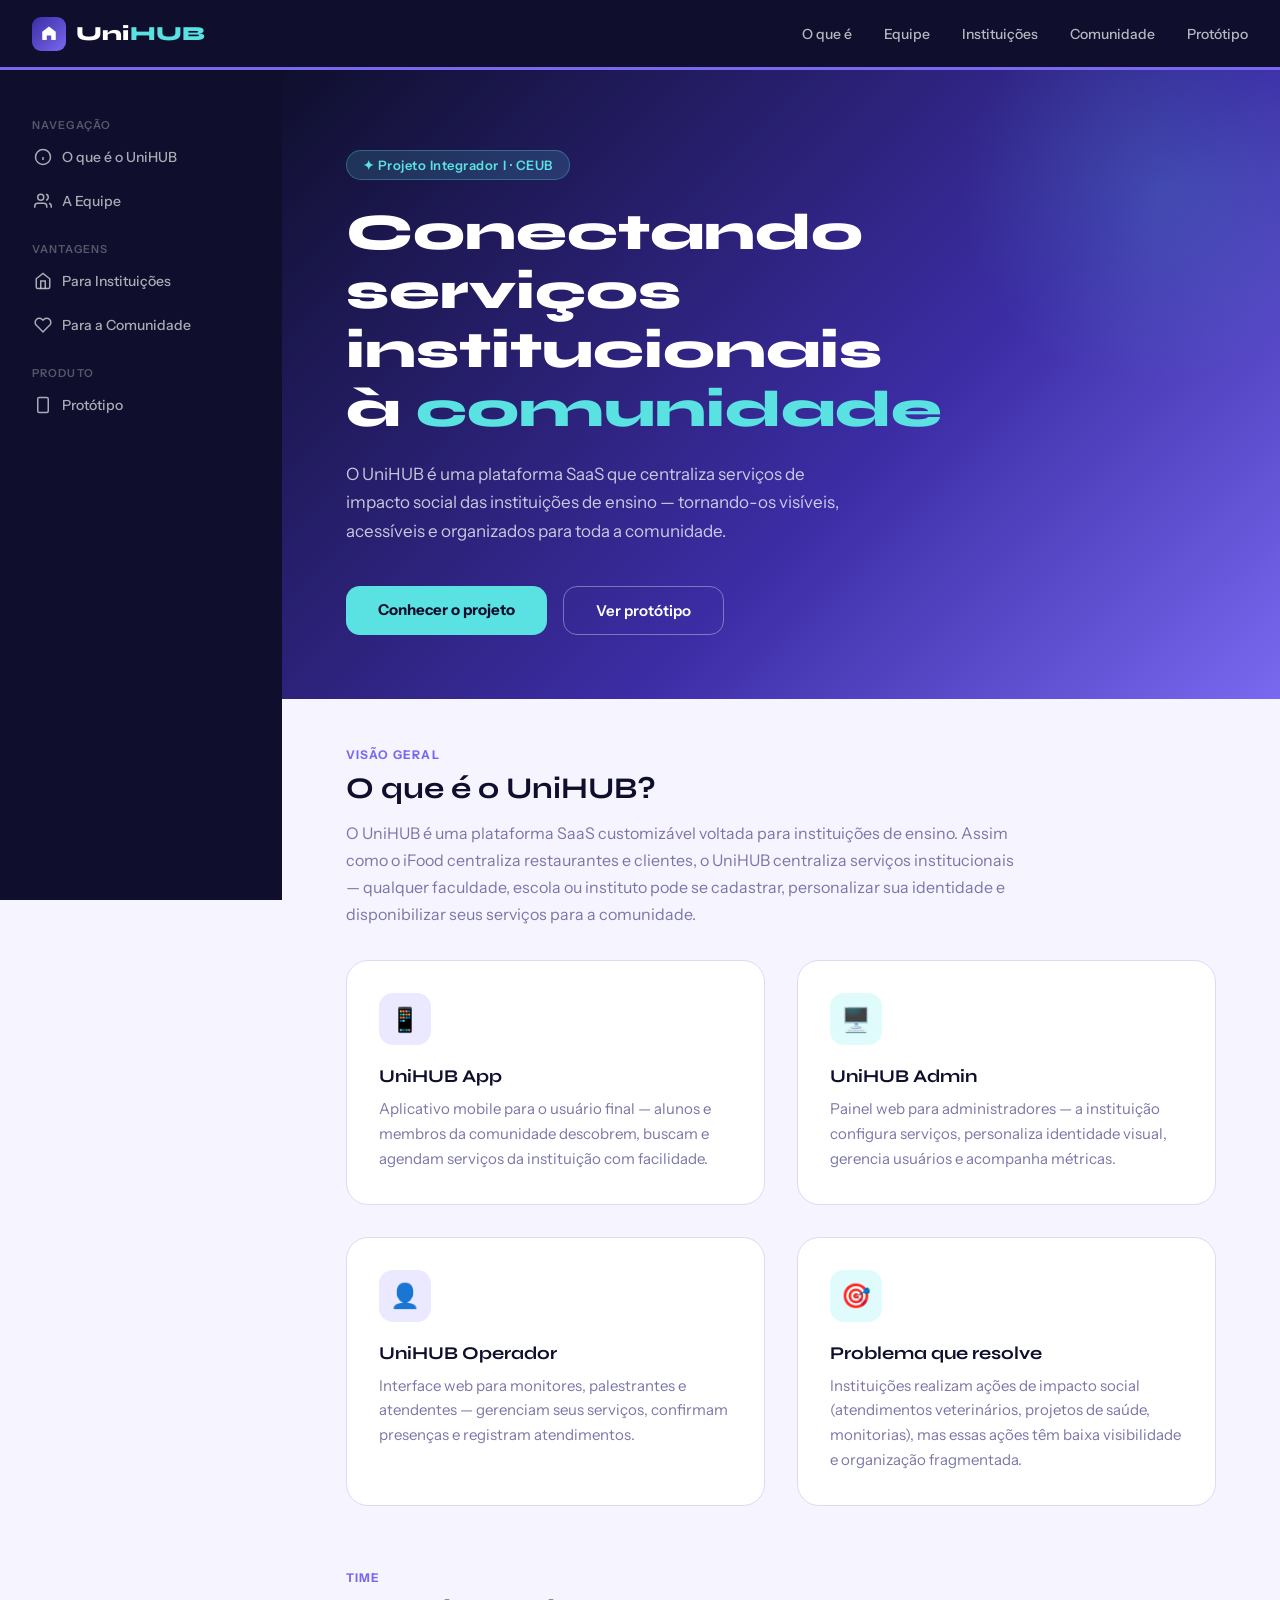
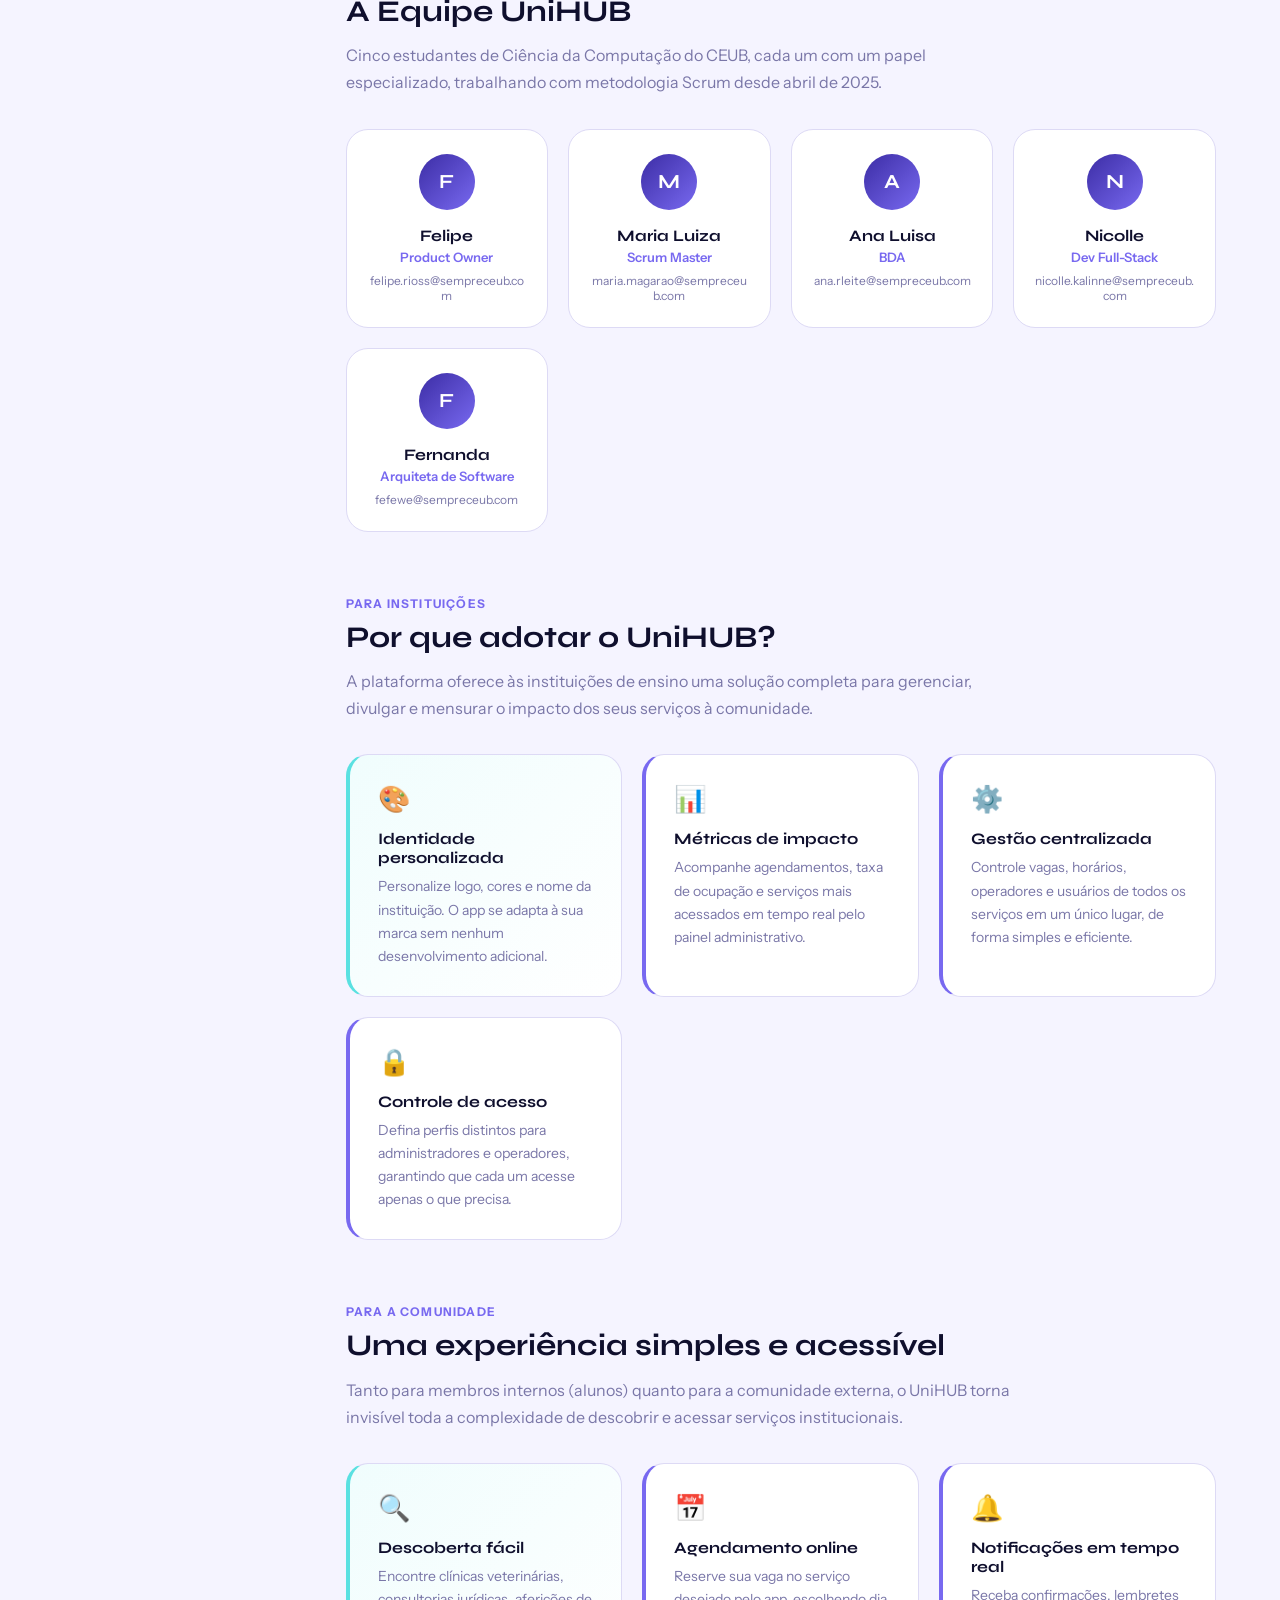
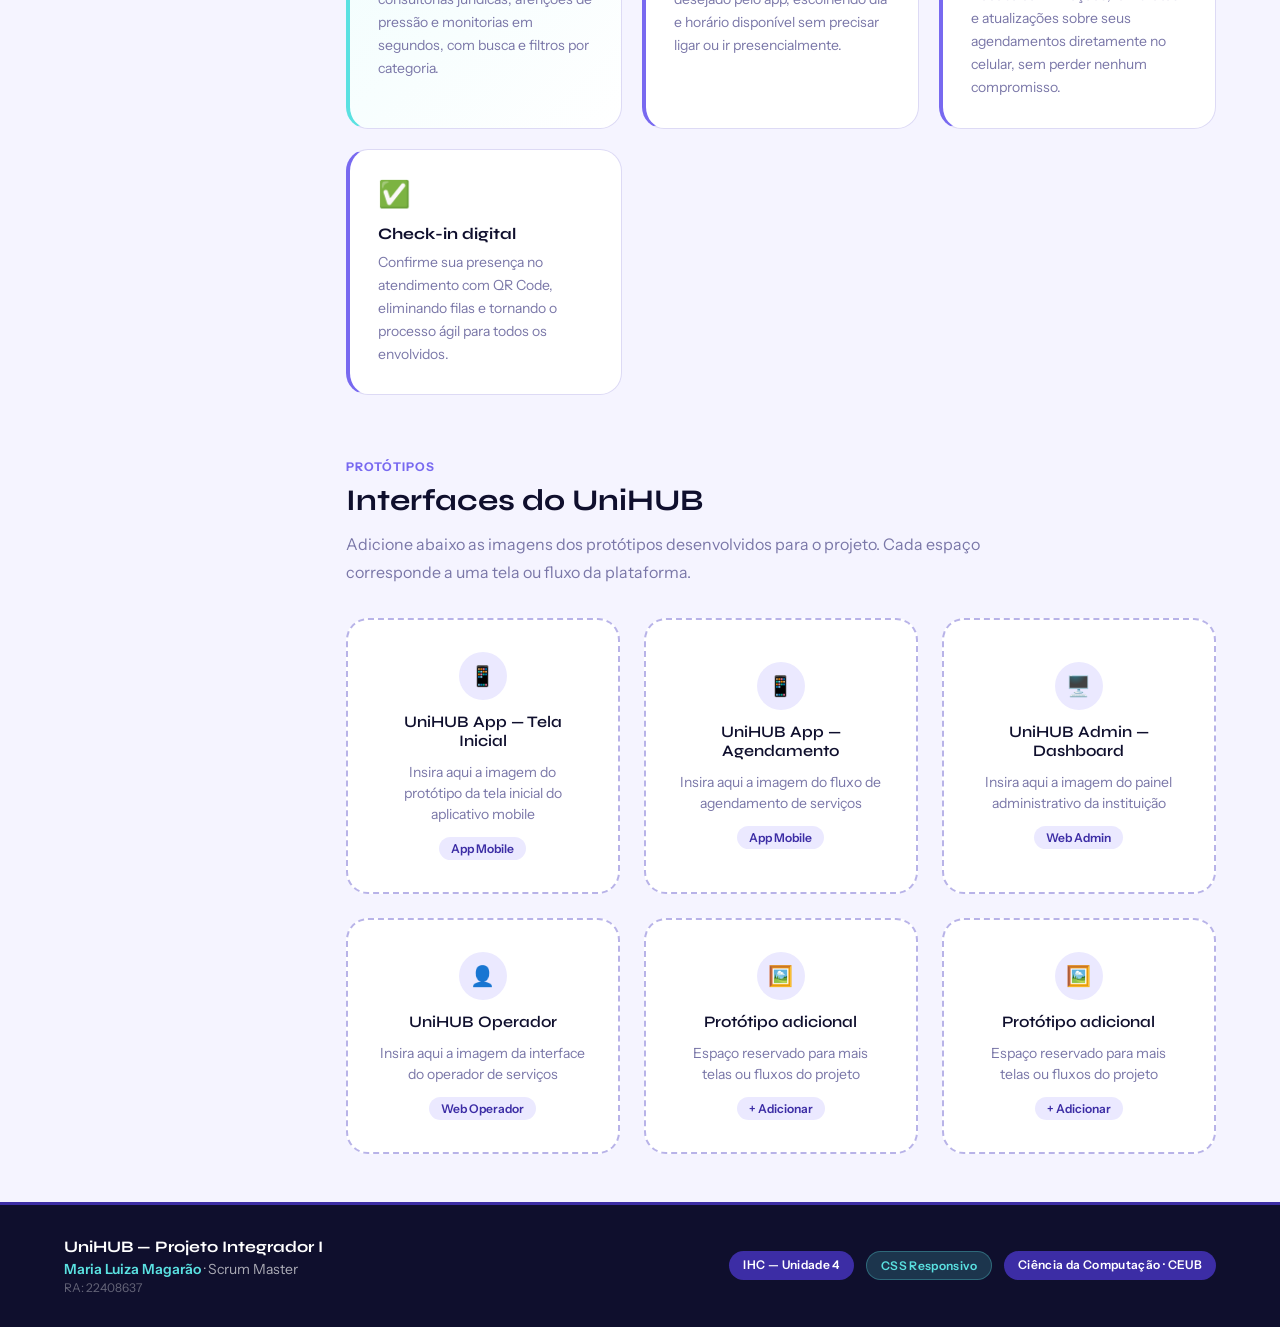
<file: Avaliacao_3/index.html>
<!DOCTYPE html>
<html lang="pt-BR">
<head>
<meta charset="UTF-8">
<meta name="viewport" content="width=device-width, initial-scale=1.0">
<title>UniHUB — Hub de Serviços Institucionais</title>
<link rel="stylesheet" href="style.css">
<link rel="preconnect" href="https://fonts.googleapis.com">
<link href="https://fonts.googleapis.com/css2?family=Syne:wght@400;600;700;800&family=Instrument+Sans:wght@400;500;600&display=swap" rel="stylesheet">
</head>
<body>

<!-- ══ HEADER semântico ══ -->
<header class="cabecalho">
  <a href="#" class="cabecalho-marca">
    <div class="cabecalho-icone">
      <svg viewBox="0 0 24 24"><path d="M12 2L3 9v11h6v-6h6v6h6V9z"/></svg>
    </div>
    <span class="cabecalho-nome">Uni<span>HUB</span></span>
  </a>
  <nav class="cabecalho-nav">
    <a href="#sobre">O que é</a>
    <a href="#equipe">Equipe</a>
    <a href="#instituicoes">Instituições</a>
    <a href="#comunidade">Comunidade</a>
    <a href="#prototipo">Protótipo</a>
  </nav>
</header>

<!-- ══ CONTAINER: aside + main ══ -->
<div class="container">

  <!-- ASIDE — menu lateral semântico -->
  <aside class="menu-lateral">
    <p class="menu-rotulo">Navegação</p>
    <a href="#sobre" class="menu-item ativo">
      <svg class="menu-icon" viewBox="0 0 24 24"><circle cx="12" cy="12" r="10"/><path d="M12 16v-4M12 8h.01"/></svg>
      O que é o UniHUB
    </a>
    <a href="#equipe" class="menu-item">
      <svg class="menu-icon" viewBox="0 0 24 24"><path d="M17 21v-2a4 4 0 0 0-4-4H5a4 4 0 0 0-4 4v2"/><circle cx="9" cy="7" r="4"/><path d="M23 21v-2a4 4 0 0 0-3-3.87M16 3.13a4 4 0 0 1 0 7.75"/></svg>
      A Equipe
    </a>
    <p class="menu-rotulo">Vantagens</p>
    <a href="#instituicoes" class="menu-item">
      <svg class="menu-icon" viewBox="0 0 24 24"><path d="M3 9l9-7 9 7v11a2 2 0 0 1-2 2H5a2 2 0 0 1-2-2z"/><polyline points="9,22 9,12 15,12 15,22"/></svg>
      Para Instituições
    </a>
    <a href="#comunidade" class="menu-item">
      <svg class="menu-icon" viewBox="0 0 24 24"><path d="M20.84 4.61a5.5 5.5 0 0 0-7.78 0L12 5.67l-1.06-1.06a5.5 5.5 0 0 0-7.78 7.78l1.06 1.06L12 21.23l7.78-7.78 1.06-1.06a5.5 5.5 0 0 0 0-7.78z"/></svg>
      Para a Comunidade
    </a>
    <p class="menu-rotulo">Produto</p>
    <a href="#prototipo" class="menu-item">
      <svg class="menu-icon" viewBox="0 0 24 24"><rect x="5" y="2" width="14" height="20" rx="2"/><line x1="12" y1="18" x2="12.01" y2="18"/></svg>
      Protótipo
    </a>
  </aside>

  <!-- MAIN — conteúdo principal semântico -->
  <main class="conteudo-principal">

    <!-- HERO -->
    <section class="hero">
      <div class="hero-badge">✦ Projeto Integrador I · CEUB</div>
      <h1 class="hero-titulo">Conectando serviços institucionais à <span>comunidade</span></h1>
      <p class="hero-subtitulo">O UniHUB é uma plataforma SaaS que centraliza serviços de impacto social das instituições de ensino — tornando-os visíveis, acessíveis e organizados para toda a comunidade.</p>
      <div class="hero-acoes">
        <a href="#sobre" class="btn-primario">Conhecer o projeto</a>
        <a href="#prototipo" class="btn-secundario">Ver protótipo</a>
      </div>
    </section>

    <div class="secoes">

      <!-- O QUE É -->
      <section id="sobre">
        <p class="secao-rotulo">Visão geral</p>
        <h2 class="secao-titulo">O que é o UniHUB?</h2>
        <p class="secao-descricao">O UniHUB é uma plataforma SaaS customizável voltada para instituições de ensino. Assim como o iFood centraliza restaurantes e clientes, o UniHUB centraliza serviços institucionais — qualquer faculdade, escola ou instituto pode se cadastrar, personalizar sua identidade e disponibilizar seus serviços para a comunidade.</p>
        <div class="sobre-grid">
          <div class="sobre-card">
            <div class="sobre-icone roxo">📱</div>
            <h3 class="sobre-card-titulo">UniHUB App</h3>
            <p class="sobre-card-texto">Aplicativo mobile para o usuário final — alunos e membros da comunidade descobrem, buscam e agendam serviços da instituição com facilidade.</p>
          </div>
          <div class="sobre-card">
            <div class="sobre-icone ciano">🖥️</div>
            <h3 class="sobre-card-titulo">UniHUB Admin</h3>
            <p class="sobre-card-texto">Painel web para administradores — a instituição configura serviços, personaliza identidade visual, gerencia usuários e acompanha métricas.</p>
          </div>
          <div class="sobre-card">
            <div class="sobre-icone roxo">👤</div>
            <h3 class="sobre-card-titulo">UniHUB Operador</h3>
            <p class="sobre-card-texto">Interface web para monitores, palestrantes e atendentes — gerenciam seus serviços, confirmam presenças e registram atendimentos.</p>
          </div>
          <div class="sobre-card">
            <div class="sobre-icone ciano">🎯</div>
            <h3 class="sobre-card-titulo">Problema que resolve</h3>
            <p class="sobre-card-texto">Instituições realizam ações de impacto social (atendimentos veterinários, projetos de saúde, monitorias), mas essas ações têm baixa visibilidade e organização fragmentada.</p>
          </div>
        </div>
      </section>

      <!-- EQUIPE -->
      <section id="equipe">
        <p class="secao-rotulo">Time</p>
        <h2 class="secao-titulo">A Equipe UniHUB</h2>
        <p class="secao-descricao">Cinco estudantes de Ciência da Computação do CEUB, cada um com um papel especializado, trabalhando com metodologia Scrum desde abril de 2025.</p>
        <div class="equipe-grid">
          <div class="membro-card">
            <div class="membro-avatar">F</div>
            <p class="membro-nome">Felipe</p>
            <p class="membro-papel">Product Owner</p>
            <p class="membro-email">felipe.rioss@sempreceub.com</p>
          </div>
          <div class="membro-card">
            <div class="membro-avatar">M</div>
            <p class="membro-nome">Maria Luiza</p>
            <p class="membro-papel">Scrum Master</p>
            <p class="membro-email">maria.magarao@sempreceub.com</p>
          </div>
          <div class="membro-card">
            <div class="membro-avatar">A</div>
            <p class="membro-nome">Ana Luisa</p>
            <p class="membro-papel">BDA</p>
            <p class="membro-email">ana.rleite@sempreceub.com</p>
          </div>
          <div class="membro-card">
            <div class="membro-avatar">N</div>
            <p class="membro-nome">Nicolle</p>
            <p class="membro-papel">Dev Full-Stack</p>
            <p class="membro-email">nicolle.kalinne@sempreceub.com</p>
          </div>
          <div class="membro-card">
            <div class="membro-avatar">F</div>
            <p class="membro-nome">Fernanda</p>
            <p class="membro-papel">Arquiteta de Software</p>
            <p class="membro-email">fefewe@sempreceub.com</p>
          </div>
        </div>
      </section>

      <!-- VANTAGENS INSTITUIÇÕES -->
      <section id="instituicoes">
        <p class="secao-rotulo">Para instituições</p>
        <h2 class="secao-titulo">Por que adotar o UniHUB?</h2>
        <p class="secao-descricao">A plataforma oferece às instituições de ensino uma solução completa para gerenciar, divulgar e mensurar o impacto dos seus serviços à comunidade.</p>
        <div class="vantagens-grid">
          <div class="vantagem-card destaque">
            <div class="vantagem-icone">🎨</div>
            <h3 class="vantagem-titulo">Identidade personalizada</h3>
            <p class="vantagem-texto">Personalize logo, cores e nome da instituição. O app se adapta à sua marca sem nenhum desenvolvimento adicional.</p>
          </div>
          <div class="vantagem-card">
            <div class="vantagem-icone">📊</div>
            <h3 class="vantagem-titulo">Métricas de impacto</h3>
            <p class="vantagem-texto">Acompanhe agendamentos, taxa de ocupação e serviços mais acessados em tempo real pelo painel administrativo.</p>
          </div>
          <div class="vantagem-card">
            <div class="vantagem-icone">⚙️</div>
            <h3 class="vantagem-titulo">Gestão centralizada</h3>
            <p class="vantagem-texto">Controle vagas, horários, operadores e usuários de todos os serviços em um único lugar, de forma simples e eficiente.</p>
          </div>
          <div class="vantagem-card">
            <div class="vantagem-icone">🔒</div>
            <h3 class="vantagem-titulo">Controle de acesso</h3>
            <p class="vantagem-texto">Defina perfis distintos para administradores e operadores, garantindo que cada um acesse apenas o que precisa.</p>
          </div>
        </div>
      </section>

      <!-- VANTAGENS COMUNIDADE -->
      <section id="comunidade">
        <p class="secao-rotulo">Para a comunidade</p>
        <h2 class="secao-titulo">Uma experiência simples e acessível</h2>
        <p class="secao-descricao">Tanto para membros internos (alunos) quanto para a comunidade externa, o UniHUB torna invisível toda a complexidade de descobrir e acessar serviços institucionais.</p>
        <div class="vantagens-grid">
          <div class="vantagem-card destaque">
            <div class="vantagem-icone">🔍</div>
            <h3 class="vantagem-titulo">Descoberta fácil</h3>
            <p class="vantagem-texto">Encontre clínicas veterinárias, consultorias jurídicas, aferições de pressão e monitorias em segundos, com busca e filtros por categoria.</p>
          </div>
          <div class="vantagem-card">
            <div class="vantagem-icone">📅</div>
            <h3 class="vantagem-titulo">Agendamento online</h3>
            <p class="vantagem-texto">Reserve sua vaga no serviço desejado pelo app, escolhendo dia e horário disponível sem precisar ligar ou ir presencialmente.</p>
          </div>
          <div class="vantagem-card">
            <div class="vantagem-icone">🔔</div>
            <h3 class="vantagem-titulo">Notificações em tempo real</h3>
            <p class="vantagem-texto">Receba confirmações, lembretes e atualizações sobre seus agendamentos diretamente no celular, sem perder nenhum compromisso.</p>
          </div>
          <div class="vantagem-card">
            <div class="vantagem-icone">✅</div>
            <h3 class="vantagem-titulo">Check-in digital</h3>
            <p class="vantagem-texto">Confirme sua presença no atendimento com QR Code, eliminando filas e tornando o processo ágil para todos os envolvidos.</p>
          </div>
        </div>
      </section>

      <!-- GALERIA -->
      <section id="prototipo">
        <p class="secao-rotulo">Protótipos</p>
        <h2 class="secao-titulo">Interfaces do UniHUB</h2>
        <p class="secao-descricao">Adicione abaixo as imagens dos protótipos desenvolvidos para o projeto. Cada espaço corresponde a uma tela ou fluxo da plataforma.</p>
        <div class="galeria-grid">
          <div class="galeria-slot">
            <div class="galeria-slot-icone">📱</div>
            <p class="galeria-slot-titulo">UniHUB App — Tela Inicial</p>
            <p class="galeria-slot-sub">Insira aqui a imagem do protótipo da tela inicial do aplicativo mobile</p>
            <span class="galeria-slot-tag">App Mobile</span>
          </div>
          <div class="galeria-slot">
            <div class="galeria-slot-icone">📱</div>
            <p class="galeria-slot-titulo">UniHUB App — Agendamento</p>
            <p class="galeria-slot-sub">Insira aqui a imagem do fluxo de agendamento de serviços</p>
            <span class="galeria-slot-tag">App Mobile</span>
          </div>
          <div class="galeria-slot">
            <div class="galeria-slot-icone">🖥️</div>
            <p class="galeria-slot-titulo">UniHUB Admin — Dashboard</p>
            <p class="galeria-slot-sub">Insira aqui a imagem do painel administrativo da instituição</p>
            <span class="galeria-slot-tag">Web Admin</span>
          </div>
          <div class="galeria-slot">
            <div class="galeria-slot-icone">👤</div>
            <p class="galeria-slot-titulo">UniHUB Operador</p>
            <p class="galeria-slot-sub">Insira aqui a imagem da interface do operador de serviços</p>
            <span class="galeria-slot-tag">Web Operador</span>
          </div>
          <div class="galeria-slot">
            <div class="galeria-slot-icone">🖼️</div>
            <p class="galeria-slot-titulo">Protótipo adicional</p>
            <p class="galeria-slot-sub">Espaço reservado para mais telas ou fluxos do projeto</p>
            <span class="galeria-slot-tag">+ Adicionar</span>
          </div>
          <div class="galeria-slot">
            <div class="galeria-slot-icone">🖼️</div>
            <p class="galeria-slot-titulo">Protótipo adicional</p>
            <p class="galeria-slot-sub">Espaço reservado para mais telas ou fluxos do projeto</p>
            <span class="galeria-slot-tag">+ Adicionar</span>
          </div>
        </div>
      </section>

    </div>
  </main>
</div>

<!-- ══ FOOTER semântico ══ -->
<footer class="rodape">
  <div>
    <p class="rodape-projeto">UniHUB — Projeto Integrador I</p>
    <p class="rodape-autora"><strong>Maria Luiza Magarão</strong> · Scrum Master</p>
    <p class="rodape-ra">RA: 22408637</p>
  </div>
  <div class="rodape-badges">
    <span class="rodape-badge roxo">IHC — Unidade 4</span>
    <span class="rodape-badge ciano">CSS Responsivo</span>
    <span class="rodape-badge roxo">Ciência da Computação · CEUB</span>
  </div>
</footer>

<script>
const secoes = document.querySelectorAll('section[id]');
const itensMenu = document.querySelectorAll('.menu-item');

window.addEventListener('scroll', () => {
  let atual = '';
  secoes.forEach(sec => {
    const topo = sec.offsetTop - 120;
    if (window.scrollY >= topo) atual = sec.getAttribute('id');
  });
  itensMenu.forEach(item => {
    item.classList.remove('ativo');
    if (item.getAttribute('href') === '#' + atual) item.classList.add('ativo');
  });
});

document.querySelectorAll('a[href^="#"]').forEach(a => {
  a.addEventListener('click', e => {
    e.preventDefault();
    const alvo = document.querySelector(a.getAttribute('href'));
    if (alvo) alvo.scrollIntoView({ behavior: 'smooth', block: 'start' });
  });
});
</script>
</body>
</html>
</file>
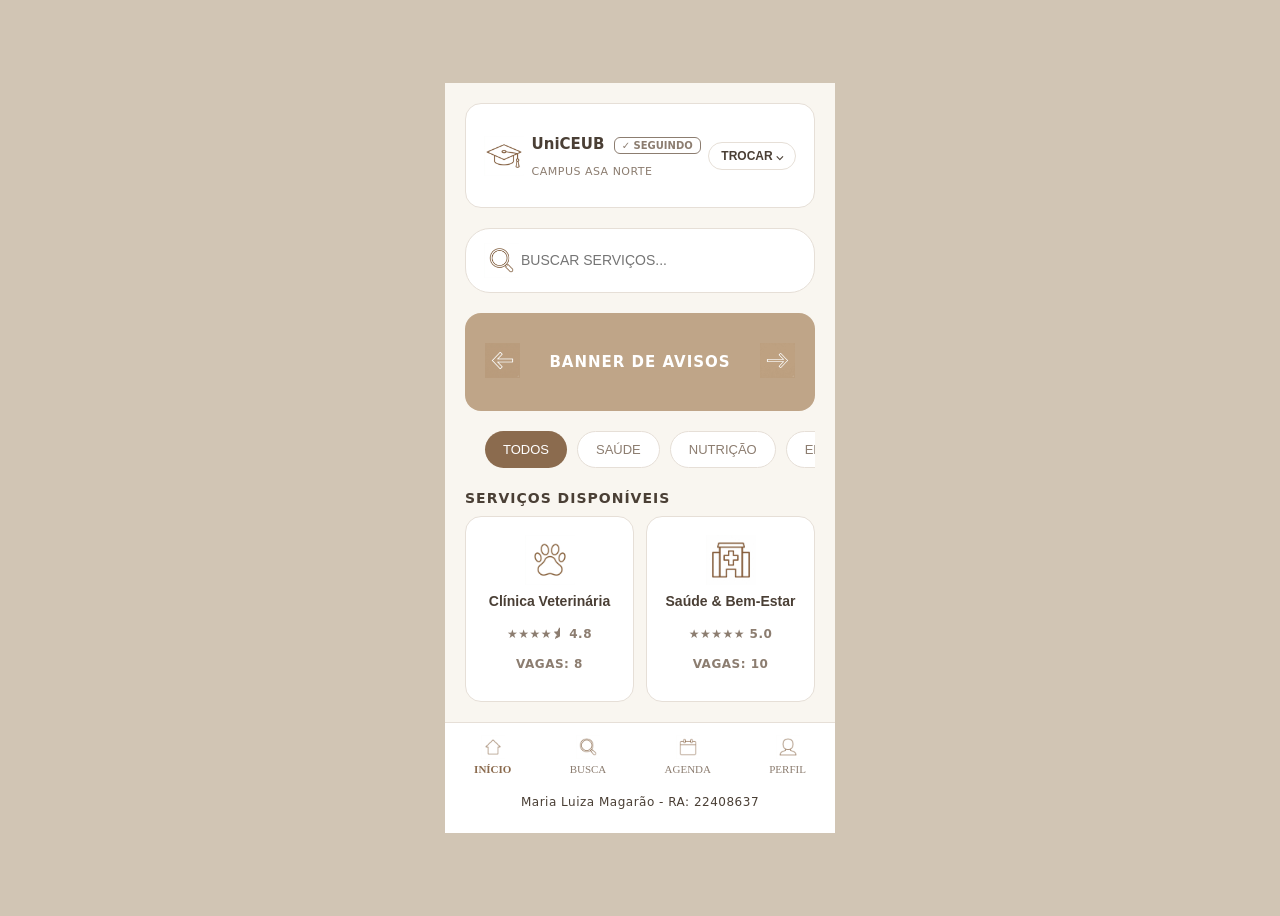
<file: Avaliacao_2/Tela_Inicial.html>
<!DOCTYPE html>
<html lang="pt-BR">

<head>
    <meta charset="UTF-8">
    <meta name="viewport" content="width=device-width, initial-scale=1.0">
    <title>Página Inicial</title>
    <style>

        body {
            background-color: #D1C5B4;
            display: flex;
            justify-content: center;
            align-items: center;
            min-height: 100vh;
        }

        #celular {
            width: 390px;
            max-height: 100vh;
            background-color: #F9F6F0;
            overflow-y: auto;
            display: flex;
            flex-direction: column;
        }

        /* --- TEXTOS --- */
        h2 {
            font-size: 15px;
            color: #4A3F35;
            font-family: system-ui, sans-serif;
        }

        p {
            font-size: 11px;
            color: #8C7D70;
            font-family: system-ui, sans-serif;
            letter-spacing: 0.5px;
        }

        button {
            background: none;
            border: 1px solid #E6DFD7;
            padding: 6px 12px;
            border-radius: 20px;
            cursor: pointer;
            font-size: 12px;
            font-weight: bold;
            color: #4A3F35;
        }

        /* --- IMAGENS --- */
        .icone {
            width: 35px;
            height: 35px;
            object-fit: contain;
        }

        /* --- ACESSIBILIDADE --- */
        .sr-only {
            position: absolute;
            width: 1px;
            height: 1px;
            margin: -1px;
            overflow: hidden;
            clip: rect(0, 0, 0, 0);
        }

        /* --- CARD INSTITUIÇÃO --- */
        #card-instituicao {
            display: flex;
            align-items: center;
            justify-content: space-between;
            background: #FFFFFF;
            border: 1px solid #E6DFD7;
            border-radius: 16px;
            padding: 18px;
            margin: 20px;
            flex-shrink: 0;
        }

        #card-instituicao img {
            width: 40px;
            height: 40px;
            object-fit: contain;
        }

        .tag-seguindo {
            font-size: 10px;
            color: #8C7D70;
            border: 1px solid #8C7D70;
            padding: 2px 7px;
            border-radius: 6px;
            margin-left: 4px;
        }

        /* --- BARRA DE BUSCA --- */
        #barra-busca {
            display: flex;
            align-items: center;
            background: #FFFFFF;
            border: 1px solid #E6DFD7;
            border-radius: 25px;
            padding: 14px 18px;
            margin: 0px 20px 20px 20px;
            flex-shrink: 0;
        }

        #barra-busca input {
            border: none;
            outline: none;
            width: 100%;
            font-size: 14px;
            color: #4A3F35;
            background: transparent;
        }

        /* --- BANNER --- */
        #banner {
            display: flex;
            align-items: center;
            justify-content: space-between;
            background-color: #BFA588;
            border-radius: 16px;
            padding: 25px 20px;
            margin: 0px 20px 20px 20px;
            flex-shrink: 0;
        }

        .btn-seta {
            background: none;
            border: none;
            cursor: pointer;
            padding: 0;
        }

        #banner p {
            color: white;
            font-size: 15px;
            font-weight: 600;
            letter-spacing: 1px;
        }

        /* --- FILTROS --- */
        #filtros {
            display: flex;
            overflow-x: auto;
            gap: 10px;
            padding: 0px 20px 12px 20px;
            margin: 0px 20px 10px 20px;
            flex-shrink: 0;
        }

        #filtros::-webkit-scrollbar { height: 6px; }
        #filtros::-webkit-scrollbar-track { background: #F2EBE1; border-radius: 10px; }
        #filtros::-webkit-scrollbar-thumb { background: #D1C5B4; border-radius: 10px; }

        .filtro {
            background: #FFFFFF;
            border: 1px solid #E6DFD7;
            padding: 10px 18px;
            border-radius: 25px;
            white-space: nowrap;
            font-size: 13px;
            font-weight: 500;
            cursor: pointer;
            color: #8C7D70;
        }

        .filtro.ativo {
            background: #8B6B4E;
            color: white;
            border: none;
        }

        /* --- TÍTULO SERVIÇOS --- */
        #titulo-servicos {
            font-size: 14px;
            letter-spacing: 1px;
            text-transform: uppercase;
            font-weight: bold;
            margin: 0px 20px 10px 20px;
            flex-shrink: 0;
        }

        /* --- GRID DE SERVIÇOS --- */
        #servicos {
            display: grid;
            grid-template-columns: 1fr 1fr;
            gap: 12px;
            margin: 0px 20px 20px 20px;
            flex-shrink: 0;
        }

        .card-servico {
            display: flex;
            flex-direction: column;
            align-items: center;
            background: #FFFFFF;
            border: 1px solid #E6DFD7;
            border-radius: 16px;
            padding: 18px;
            cursor: pointer;
            transition: transform 0.2s;
        }

        .card-servico:active { transform: scale(0.95); }

        .card-servico h3 {
            font-size: 14px;
            color: #4A3F35;
            margin-top: 8px;
        }

        .card-servico p {
            font-size: 12px;
            color: #8C7D70;
            margin-top: 4px;
        }

        .card-servico .icone {
            width: 50px;
            height: 50px;
        }

        /* --- BARRA DE NAVEGAÇÃO --- */
       #barra-nav {
    position: sticky;
    bottom: 0;
    display: flex;
    flex-direction: column;
    align-items: center;
    background: #FFFFFF;
    border-top: 1px solid #E6DFD7;
    padding: 12px 0px 12px 0px;
    margin-top: auto;
    gap: 8px;
}

    #nav-links {
        display: flex;
        justify-content: space-around;
        width: 100%;
    }

        #autora {
            font-size: 12px;
            color: #4A3F35;
            font-weight: 500;
            text-align: center;
        }

        .nav-item {
            display: flex;
            flex-direction: column;
            align-items: center;
            text-decoration: none;
            color: #8C7D70;
            font-size: 11px;
            gap: 4px;
        }

        .nav-item.ativo {
            color: #8B6B4E;
            font-weight: bold;
        }

        .nav-item .icone {
            width: 24px;
            height: 24px;
        }

        .nav-item span {
            border: none;
            padding: 0;
            margin: 0;
            border-radius: 0;
            font-size: 11px;
            color: inherit;
        }
    </style>
</head>

<body>
    <div id="celular">

        <!-- Card da Instituição -->
        <div id="card-instituicao">
            <img src="capelo.png" alt="Ícone de capelo representando a instituição UniCEUB">
            <div>
                <h2>UniCEUB <span class="tag-seguindo">✓ SEGUINDO</span></h2>
                <p>CAMPUS ASA NORTE</p>
            </div>
            <button>TROCAR ⌵</button>
        </div>

        <!-- Barra de Busca -->
        <div id="barra-busca">
            <img src="lupa.png" alt="" class="icone">
            <label for="campo-busca" class="sr-only">Buscar serviços</label>
            <input type="search" id="campo-busca" placeholder="BUSCAR SERVIÇOS...">
        </div>

        <!-- Banner -->
        <div id="banner">
            <button class="btn-seta" aria-label="Aviso anterior">
                <img src="seta-esq.png" alt="" class="icone">
            </button>
            <p>BANNER DE AVISOS</p>
            <button class="btn-seta" aria-label="Próximo aviso">
                <img src="seta-dir.png" alt="" class="icone">
            </button>
        </div>

        <!-- Filtros -->
        <div id="filtros">
            <button class="filtro ativo">TODOS</button>
            <button class="filtro">SAÚDE</button>
            <button class="filtro">NUTRIÇÃO</button>
            <button class="filtro">EDUCAÇÃO</button>
            <button class="filtro">ESPORTES</button>
        </div>

        <!-- Título -->
        <h2 id="titulo-servicos">Serviços Disponíveis</h2>

        <!-- Cards de Serviço -->
        <div id="servicos">
            <button class="card-servico">
                <img src="patinha.png" alt="Ícone de patinha representando a Clínica Veterinária" class="icone">
                <h3>Clínica Veterinária</h3>
                <p>★★★★⯨ 4.8</p>
                <p>VAGAS: 8</p>
            </button>
            <button class="card-servico">
                <img src="hospital.png" alt="Ícone de hospital representando Saúde e Bem-Estar" class="icone">
                <h3>Saúde & Bem-Estar</h3>
                <p>★★★★★ 5.0</p>
                <p>VAGAS: 10</p>
            </button>
        </div>

        <!-- Barra de Navegação -->
            <footer id="barra-nav">
        <div id="nav-links">
            <a href="#" class="nav-item ativo">
                <img src="casa.png" alt="" class="icone">
                <span>INÍCIO</span>
            </a>
            <a href="#" class="nav-item">
                <img src="lupa.png" alt="" class="icone">
                <span>BUSCA</span>
            </a>
            <a href="#" class="nav-item">
                <img src="agenda.png" alt="" class="icone">
                <span>AGENDA</span>
            </a>
            <a href="#" class="nav-item">
                <img src="perfil.png" alt="" class="icone">
                <span>PERFIL</span>
            </a>
        </div>
        <p id="autora">Maria Luiza Magarão - RA: 22408637</p>
    </footer>

    </div>
</body>

</html>
</file>
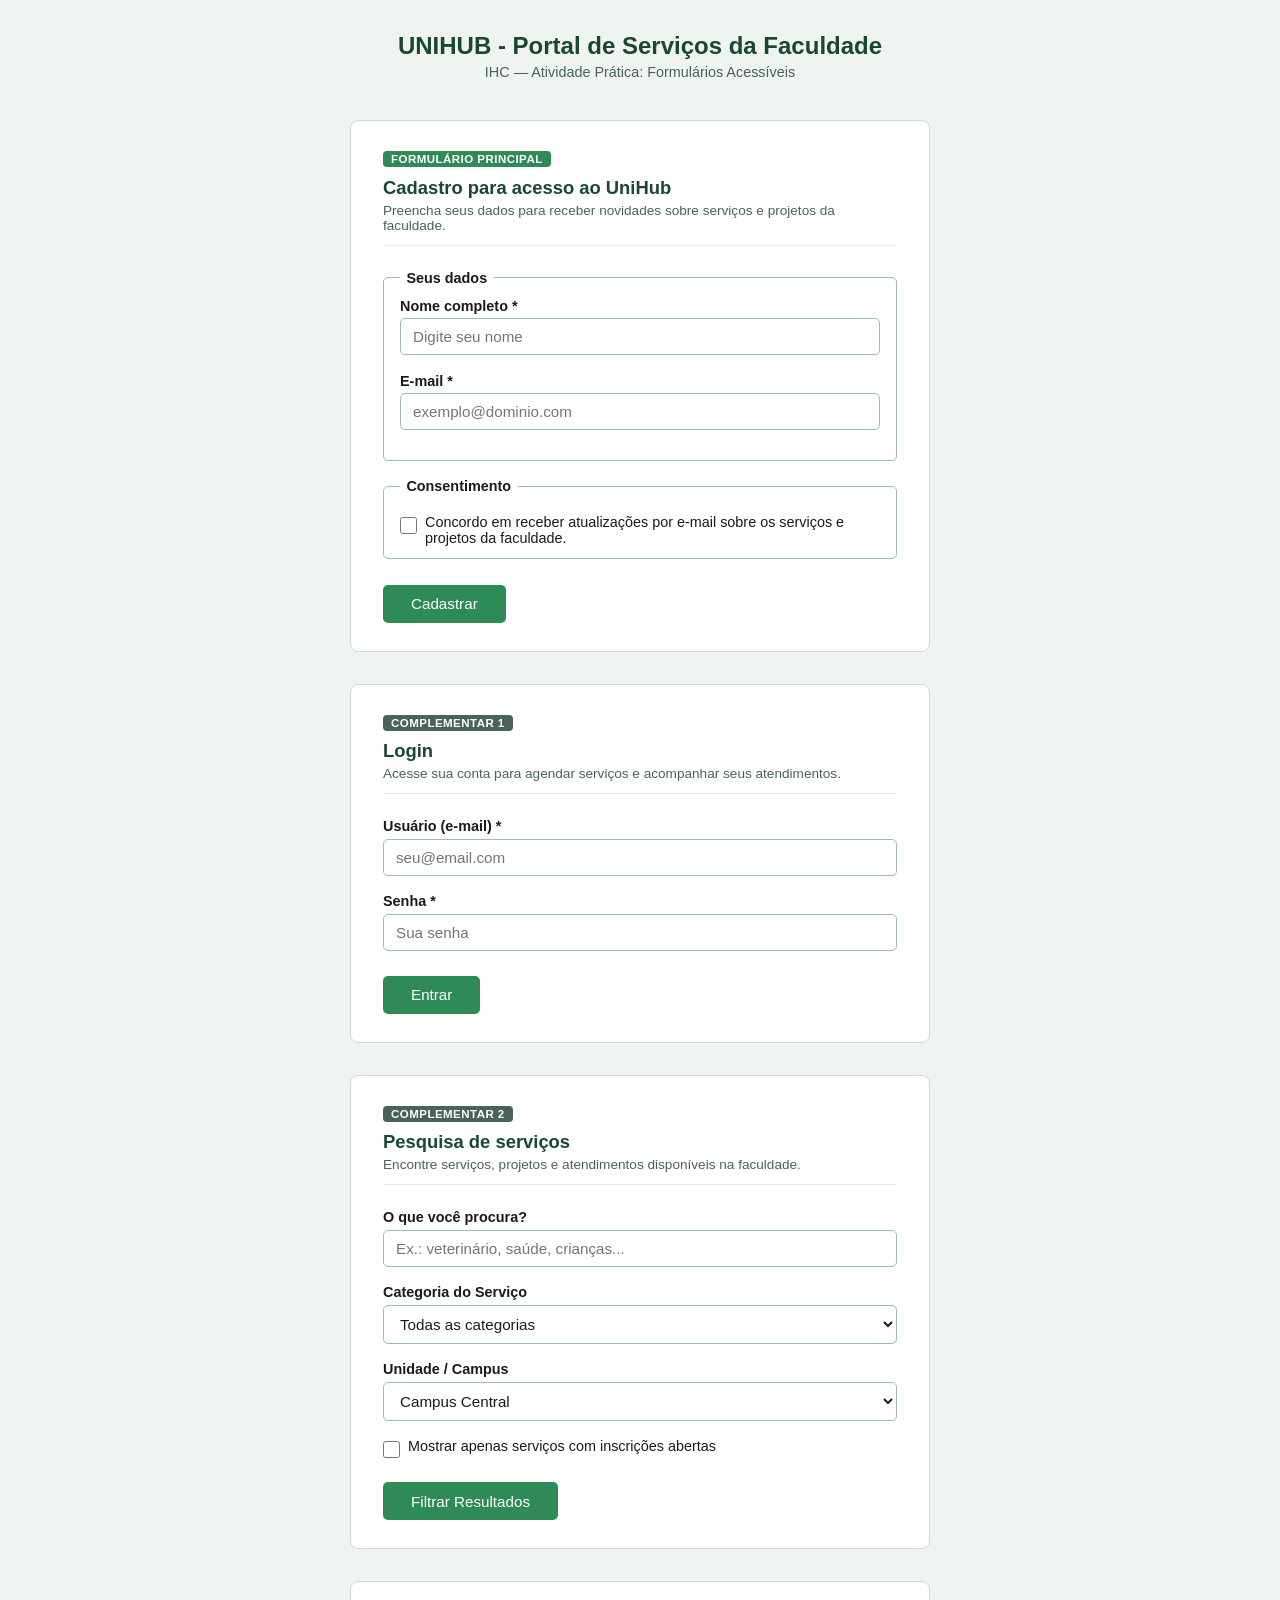
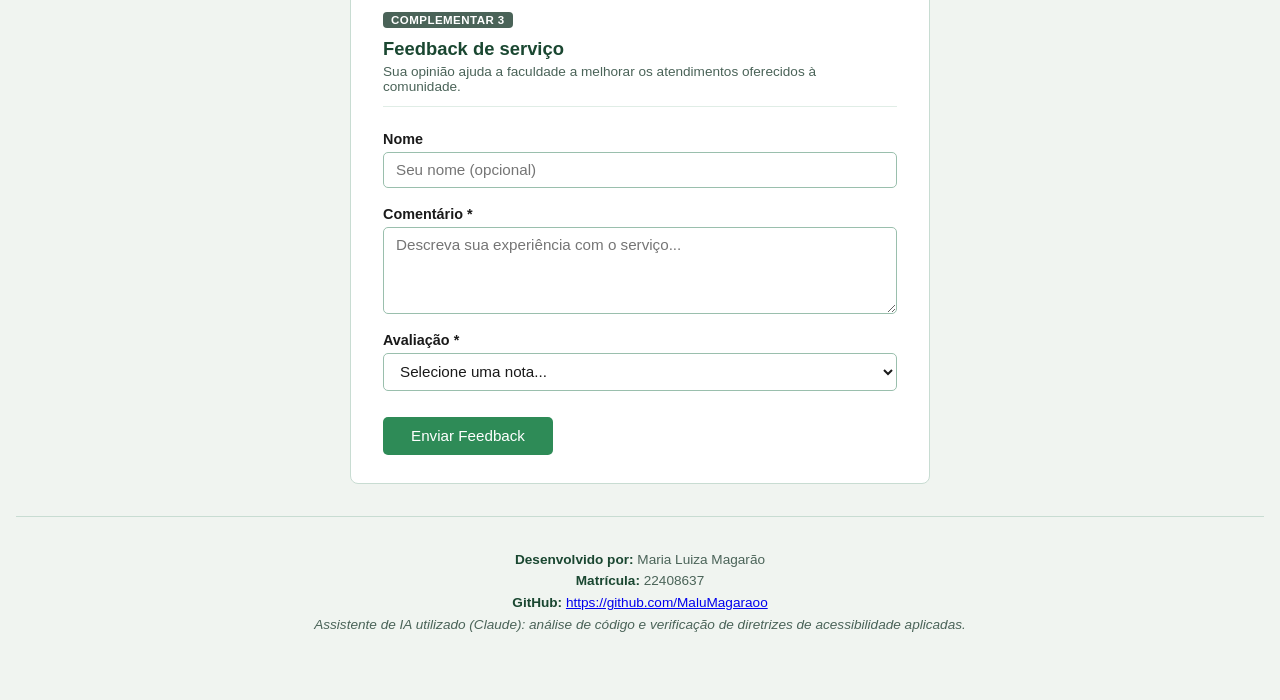
<file: formulario_acessivel/formulario.html>
<!DOCTYPE html>
<html lang="pt-BR">
<head>
  <meta charset="UTF-8" />
  <meta name="viewport" content="width=device-width, initial-scale=1.0" />
  <title>Hub de Serviços da Faculdade — Formulários</title>
  <style>
    /* ── Reset e base ── */
    *, *::before, *::after { box-sizing: border-box; margin: 0; padding: 0; }

    body {
      font-family: Arial, sans-serif;
      background-color: #f0f4f0;
      color: #1a1a1a;
      padding: 2rem 1rem;
      display: flex;
      flex-direction: column;
      min-height: 100vh;
    }

    /* ── Página ── */
    h1 {
      text-align: center;
      font-size: 1.5rem;
      color: #1a4731;
      margin-bottom: 0.25rem;
    }
    .subtitulo-pagina {
      text-align: center;
      font-size: 0.9rem;
      color: #4a6358;
      margin-bottom: 2.5rem;
    }

    /* ── Seções ── */
    .secao {
      background: #ffffff;
      border: 1px solid #c8dcd2;
      border-radius: 8px;
      padding: 1.75rem 2rem;
      max-width: 580px;
      width: 100%;
      margin: 0 auto 2rem;
    }

    .secao h2 {
      font-size: 1.15rem;
      color: #1a4731;
      margin-bottom: 0.25rem;
    }
    .secao .descricao {
      font-size: 0.85rem;
      color: #4a6358;
      margin-bottom: 1.5rem;
      border-bottom: 1px solid #e0ede6;
      padding-bottom: 0.75rem;
    }

    /* ── Campos ── */
    label {
      display: block;
      font-size: 0.9rem;
      font-weight: bold;
      color: #1a1a1a;
      margin-bottom: 0.3rem;
    }

    input[type="text"],
    input[type="email"],
    input[type="password"],
    textarea,
    select {
      display: block;
      width: 100%;
      padding: 0.55rem 0.75rem;
      font-size: 0.95rem;
      font-family: Arial, sans-serif;
      color: #1a1a1a;
      background-color: #ffffff;
      border: 1.5px solid #9abfad;
      border-radius: 5px;
      margin-bottom: 1.1rem;
    }

    input:focus,
    textarea:focus,
    select:focus {
      outline: 3px solid #2e8b57;
      outline-offset: 1px;
      border-color: #2e8b57;
    }

    /* ── Fieldset ── */
    fieldset {
      border: 1.5px solid #9abfad;
      border-radius: 5px;
      padding: 0.75rem 1rem;
      margin-bottom: 1.1rem;
    }
    legend {
      font-size: 0.9rem;
      font-weight: bold;
      color: #1a1a1a;
      padding: 0 0.4rem;
    }

    /* ── Checkbox ── */
    .campo-checkbox {
      display: flex;
      align-items: flex-start;
      gap: 0.5rem;
      margin-top: 0.5rem;
    }
    .campo-checkbox input[type="checkbox"] {
      margin-top: 3px;
      accent-color: #2e8b57;
      width: 17px;
      height: 17px;
      flex-shrink: 0;
    }
    .campo-checkbox label {
      font-weight: normal;
      font-size: 0.9rem;
      margin-bottom: 0;
      cursor: pointer;
    }

    /* ── Botão ── */
    button[type="submit"] {
      background-color: #2e8b57;
      color: #ffffff;
      border: none;
      border-radius: 5px;
      padding: 0.65rem 1.75rem;
      font-size: 0.95rem;
      font-family: Arial, sans-serif;
      cursor: pointer;
      margin-top: 0.5rem;
    }
    button[type="submit"]:hover {
      background-color: #1a5c38;
    }
    button[type="submit"]:focus {
      outline: 3px solid #1a4731;
      outline-offset: 2px;
    }

    /* ── Mensagem de sucesso ── */
    .msg-sucesso {
      display: none;
      background-color: #d4edda;
      border: 1px solid #a3cfbb;
      color: #1a4731;
      border-radius: 5px;
      padding: 0.75rem 1rem;
      font-size: 0.9rem;
      margin-top: 1rem;
    }

    /* ── Anotações didáticas ── */
    .anotacao {
      background-color: #eaf4ef;
      border-left: 4px solid #2e8b57;
      border-radius: 0 5px 5px 0;
      padding: 0.6rem 1rem;
      font-size: 0.82rem;
      color: #1a4731;
      margin-bottom: 1.25rem;
      line-height: 1.5;
    }
    .anotacao strong { font-weight: bold; }

    /* ── Tag de identificação do formulário ── */
    .tag-form {
      display: inline-block;
      background-color: #2e8b57;
      color: white;
      font-size: 0.72rem;
      font-weight: bold;
      letter-spacing: 0.04em;
      text-transform: uppercase;
      border-radius: 4px;
      padding: 2px 8px;
      margin-bottom: 0.6rem;
    }
    .tag-form.complementar { background-color: #4a6358; }

    /* ── Estilo do Rodapé (Footer) ── */
    footer {
      margin-top: auto;
      padding: 2rem 1rem;
      text-align: center;
      border-top: 1px solid #c8dcd2;
      color: #4a6358;
      font-size: 0.85rem;
      line-height: 1.6;
    }
    footer strong {
      color: #1a4731;
    }

    /* ── Responsivo ── */
    @media (max-width: 480px) {
      .secao { padding: 1.25rem 1rem; }
    }
  </style>
</head>
<body>

  <h1>UNIHUB - Portal de Serviços da Faculdade</h1>
  <p class="subtitulo-pagina">IHC — Atividade Prática: Formulários Acessíveis</p>


  <section class="secao">
    <span class="tag-form">Formulário principal</span>
    <h2>Cadastro para acesso ao UniHub</h2>
    <p class="descricao">
      Preencha seus dados para receber novidades sobre serviços e projetos da faculdade.
    </p>

    <form id="form-cadastro" action="/cadastro" method="POST">

      <fieldset>
        <legend>Seus dados</legend>

        <label for="nome-completo">Nome completo <span aria-label="campo obrigatório">*</span></label>
        <input
          type="text"
          id="nome-completo"
          name="nome_completo"
          autocomplete="name"
          required
          aria-required="true"
          placeholder="Digite seu nome"
        />

        <label for="email-cadastro">E-mail <span aria-label="campo obrigatório">*</span></label>
        <input
          type="email"
          id="email-cadastro"
          name="email"
          autocomplete="email"
          required
          aria-required="true"
          placeholder="exemplo@dominio.com"
        />
      </fieldset>

      <fieldset>
        <legend>Consentimento</legend>
        <div class="campo-checkbox">
          <input
            type="checkbox"
            id="aceito-termos"
            name="aceito_termos"
            required
            aria-required="true"
          />
          <label for="aceito-termos">
            Concordo em receber atualizações por e-mail sobre os serviços
            e projetos da faculdade.
          </label>
        </div>
      </fieldset>

      <button type="submit">Cadastrar</button>

      <div class="msg-sucesso" id="msg-ok-cadastro" role="alert" aria-live="polite">
        ✓ Cadastro realizado! Você receberá atualizações no e-mail informado.
      </div>

    </form>
  </section>


  <section class="secao">
    <span class="tag-form complementar">Complementar 1</span>
    <h2>Login</h2>
    <p class="descricao">
      Acesse sua conta para agendar serviços e acompanhar seus atendimentos.
    </p>


    <form id="form-login" action="/login" method="POST">

      <label for="usuario">Usuário (e-mail) <span aria-label="campo obrigatório">*</span></label>
      <input
        type="text"
        id="usuario"
        name="usuario"
        autocomplete="username"
        required
        aria-required="true"
        placeholder="seu@email.com"
      />

      <label for="senha">Senha <span aria-label="campo obrigatório">*</span></label>
      <input
        type="password"
        id="senha"
        name="senha"
        autocomplete="current-password"
        required
        aria-required="true"
        placeholder="Sua senha"
      />

      <button type="submit">Entrar</button>

      <div class="msg-sucesso" id="msg-ok-login" role="alert" aria-live="polite">
        ✓ Login realizado com sucesso!
      </div>

    </form>
  </section>


  <section class="secao">
    <span class="tag-form complementar">Complementar 2</span>
    <h2>Pesquisa de serviços</h2>
    <p class="descricao">
      Encontre serviços, projetos e atendimentos disponíveis na faculdade.
    </p>
  
    <form id="form-pesquisa" action="/buscar" method="GET" role="search">
  
      <label for="pesquisa">O que você procura?</label>
      <input
        type="text"
        id="pesquisa"
        name="pesquisa"
        placeholder="Ex.: veterinário, saúde, crianças..."
        aria-label="Campo de pesquisa de serviços"
      />
  
      <label for="categoria">Categoria do Serviço</label>
      <select id="categoria" name="categoria">
        <option value="todos">Todas as categorias</option>
        <option value="saude">Saúde & Bem-estar</option>
        <option value="juridico">Assistência Jurídica</option>
        <option value="tecnologia">Suporte Tecnológico</option>
        <option value="educacao">Cursos e Oficinas</option>
      </select>
  
      <label for="unidade">Unidade / Campus</label>
      <select id="unidade" name="unidade">
        <option value="central">Campus Central</option>
        <option value="norte">Unidade Norte</option>
        <option value="sul">Unidade Sul</option>
      </select>
  
      <div class="campo-checkbox">
        <input type="checkbox" id="vagas-abertas" name="vagas_abertas" />
        <label for="vagas-abertas">Mostrar apenas serviços com inscrições abertas</label>
      </div>
  
      <button type="submit" style="margin-top: 1.5rem;">Filtrar Resultados</button>
  
    </form>
  </section>


  <section class="secao">
    <span class="tag-form complementar">Complementar 3</span>
    <h2>Feedback de serviço</h2>
    <p class="descricao">
      Sua opinião ajuda a faculdade a melhorar os atendimentos oferecidos à comunidade.
    </p>

    <form id="form-feedback" action="/feedback" method="POST">

      <label for="nome-feedback">Nome</label>
      <input
        type="text"
        id="nome-feedback"
        name="nome"
        autocomplete="name"
        placeholder="Seu nome (opcional)"
      />

      <label for="comentario">
        Comentário <span aria-label="campo obrigatório">*</span>
      </label>
      <textarea
        id="comentario"
        name="comentario"
        rows="4"
        required
        aria-required="true"
        placeholder="Descreva sua experiência com o serviço..."
      ></textarea>

      <label for="avaliacao">Avaliação <span aria-label="campo obrigatório">*</span></label>
      <select
        id="avaliacao"
        name="avaliacao"
        required
        aria-required="true"
      >
        <option value="">Selecione uma nota...</option>
        <optgroup label="Experiência positiva">
          <option value="excelente">Excelente</option>
          <option value="bom">Bom</option>
        </optgroup>
        <optgroup label="Experiência negativa">
          <option value="regular">Regular</option>
          <option value="ruim">Ruim</option>
        </optgroup>
      </select>

      <button type="submit">Enviar Feedback</button>

      <div class="msg-sucesso" id="msg-ok-feedback" role="alert" aria-live="polite">
        ✓ Feedback enviado! Obrigado pela sua avaliação.
      </div>

    </form>
  </section>

  <footer>
    <p><strong>Desenvolvido por:</strong> Maria Luiza Magarão</p>
    <p><strong>Matrícula:</strong> 22408637</p>
    <p>
      <strong>GitHub:</strong> 
      <a href="https://github.com/MaluMagaraoo" target="_blank" rel="noopener noreferrer" aria-label="Acessar perfil Github">
        https://github.com/MaluMagaraoo
      </a>
    </p>
    <p>
      <em>Assistente de IA utilizado (Claude): análise de código e verificação de 
      diretrizes de acessibilidade aplicadas.</em>
    </p>
  </footer>    

  <script>
    function simularEnvio(formId, msgId) {
      const form = document.getElementById(formId);
      const msg  = document.getElementById(msgId);
      if (!form) return;

      form.addEventListener('submit', function(event) {
        event.preventDefault();

        if (!form.checkValidity()) {
          form.reportValidity();
          return;
        }

        msg.style.display = 'block';
        form.reset();

        setTimeout(function() {
          msg.style.display = 'none';
        }, 5000);
      });
    }

    simularEnvio('form-cadastro', 'msg-ok-cadastro');
    simularEnvio('form-login',    'msg-ok-login');
    simularEnvio('form-feedback', 'msg-ok-feedback');
  </script>

</body>
</html>
</file>
<file: Avaliacao_3/style.css>
/* ══════════════════════════════════════
   VARIÁVEIS — paleta extraída da logo UniHUB
══════════════════════════════════════ */
:root {
  --roxo-escuro:    #0f0f2d;
  --roxo-principal: #3c2da5;
  --roxo-medio:     #7869f0;
  --roxo-claro:     #9687f0;
  --ciano:          #5ae1e1;
  --ciano-claro:    #a0f0f0;
  --fundo:          #f5f4ff;
  --cartao:         #ffffff;
  --borda:          #dddaf5;
  --borda-forte:    #b8b3e8;
  --texto-titulo:   #0f0f2d;
  --texto-corpo:    #3a3660;
  --texto-suave:    #7a77a8;
  --raio-p:  8px;
  --raio-m:  14px;
  --raio-g:  22px;
  --raio-gg: 32px;
}

/* ══════════════════════════════════════
   RESET
══════════════════════════════════════ */
* { box-sizing: border-box; margin: 0; padding: 0; }

body {
  font-family: 'Instrument Sans', sans-serif;
  background: var(--fundo);
  color: var(--texto-corpo);
  min-height: 100vh;
  display: flex;
  flex-direction: column;
}

/* ══════════════════════════════════════
   HEADER — cabeçalho semântico
══════════════════════════════════════ */
header.cabecalho {
  background: var(--roxo-escuro);
  padding: 0 2rem;
  height: 70px;
  display: flex;
  align-items: center;
  justify-content: space-between;
  border-bottom: 3px solid var(--roxo-medio);
  flex-shrink: 0;
  position: sticky;
  top: 0;
  z-index: 100;
}

.cabecalho-marca {
  display: flex;
  align-items: center;
  gap: .625rem;
  text-decoration: none;
}

.cabecalho-icone {
  width: 34px; height: 34px;
  background: linear-gradient(135deg, var(--roxo-principal), var(--roxo-medio));
  border-radius: 9px;
  display: flex; align-items: center; justify-content: center;
  flex-shrink: 0;
}

.cabecalho-icone svg { width: 18px; height: 18px; fill: white; }

.cabecalho-nome {
  font-family: 'Syne', sans-serif;
  font-size: 1.25rem;
  font-weight: 800;
  color: white;
  letter-spacing: .01em;
}

.cabecalho-nome span { color: var(--ciano); }

.cabecalho-nav {
  display: flex;
  align-items: center;
  gap: 2rem;
}

.cabecalho-nav a {
  color: rgba(255,255,255,.7);
  text-decoration: none;
  font-size: .875rem;
  font-weight: 500;
  transition: color .15s;
}
.cabecalho-nav a:hover { color: var(--ciano); }

/* ══════════════════════════════════════
   CONTAINER: aside + main
   Desktop: display flex, lado a lado
   Mobile: flex-direction column via @media
══════════════════════════════════════ */
.container {
  display: flex;
  flex: 1;
}

/* ══════════════════════════════════════
   ASIDE — menu lateral (22% fluido)
══════════════════════════════════════ */
aside.menu-lateral {
  flex-basis: 22%;
  background: var(--roxo-escuro);
  padding: 2rem 1.25rem;
  display: flex;
  flex-direction: column;
  gap: .375rem;
  position: sticky;
  top: 70px;
  height: calc(100vh - 70px);
  overflow-y: auto;
}

.menu-rotulo {
  font-size: .6875rem;
  font-weight: 600;
  text-transform: uppercase;
  letter-spacing: .1em;
  color: rgba(255,255,255,.3);
  padding: .5rem .75rem 0;
  margin-top: .5rem;
}

.menu-item {
  display: flex;
  align-items: center;
  gap: .625rem;
  padding: .625rem .875rem;
  border-radius: var(--raio-p);
  font-size: .875rem;
  font-weight: 500;
  color: rgba(255,255,255,.65);
  text-decoration: none;
  transition: background .15s, color .15s;
}
.menu-item:hover { background: rgba(255,255,255,.08); color: white; }
.menu-item.ativo { background: var(--roxo-principal); color: white; }

.menu-icon { width: 18px; height: 18px; flex-shrink: 0; fill: none; stroke: currentColor; stroke-width: 2; }

/* ══════════════════════════════════════
   MAIN — conteúdo principal (78% fluido)
══════════════════════════════════════ */
main.conteudo-principal {
  flex-basis: 78%;
  overflow-y: auto;
  display: flex;
  flex-direction: column;
}

/* ══════════════════════════════════════
   HERO
══════════════════════════════════════ */
.hero {
  background: linear-gradient(135deg, var(--roxo-escuro) 0%, var(--roxo-principal) 60%, var(--roxo-medio) 100%);
  padding: 5rem 4rem 4rem;
  position: relative;
  overflow: hidden;
}

.hero::before {
  content: '';
  position: absolute;
  top: -80px; right: -80px;
  width: 400px; height: 400px;
  border-radius: 50%;
  background: radial-gradient(circle, rgba(90,225,225,.15) 0%, transparent 70%);
  pointer-events: none;
}

.hero-badge {
  display: inline-flex;
  align-items: center;
  gap: .5rem;
  padding: .375rem 1rem;
  border-radius: 100px;
  background: rgba(90,225,225,.15);
  border: 1px solid rgba(90,225,225,.3);
  color: var(--ciano);
  font-size: .8125rem;
  font-weight: 600;
  letter-spacing: .04em;
  margin-bottom: 1.5rem;
}

.hero-titulo {
  font-family: 'Syne', sans-serif;
  font-size: clamp(2rem, 4vw, 3.25rem);
  font-weight: 800;
  color: white;
  line-height: 1.15;
  margin-bottom: 1.25rem;
  max-width: 600px;
}

.hero-titulo span { color: var(--ciano); }

.hero-subtitulo {
  font-size: 1.0625rem;
  color: rgba(255,255,255,.75);
  line-height: 1.7;
  max-width: 520px;
  margin-bottom: 2.5rem;
}

.hero-acoes { display: flex; gap: 1rem; flex-wrap: wrap; }

.btn-primario {
  padding: .875rem 2rem;
  border-radius: var(--raio-m);
  background: var(--ciano);
  color: var(--roxo-escuro);
  font-weight: 700;
  font-size: .9375rem;
  text-decoration: none;
  transition: opacity .15s, transform .1s;
  display: inline-block;
}
.btn-primario:hover { opacity: .9; transform: translateY(-1px); }

.btn-secundario {
  padding: .875rem 2rem;
  border-radius: var(--raio-m);
  background: transparent;
  border: 1.5px solid rgba(255,255,255,.35);
  color: white;
  font-weight: 600;
  font-size: .9375rem;
  text-decoration: none;
  transition: border-color .15s, background .15s;
  display: inline-block;
}
.btn-secundario:hover { border-color: var(--ciano); background: rgba(90,225,225,.08); }

/* ══════════════════════════════════════
   SEÇÕES
══════════════════════════════════════ */
.secoes { padding: 3rem 4rem; display: flex; flex-direction: column; gap: 4rem; }

.secao-rotulo {
  font-size: .75rem; font-weight: 700;
  text-transform: uppercase; letter-spacing: .1em;
  color: var(--roxo-medio); margin-bottom: .5rem;
}

.secao-titulo {
  font-family: 'Syne', sans-serif;
  font-size: 1.875rem; font-weight: 700;
  color: var(--texto-titulo); margin-bottom: .75rem; line-height: 1.25;
}

.secao-descricao {
  font-size: 1rem; color: var(--texto-suave);
  line-height: 1.7; max-width: 680px;
}

/* ── Sobre ── */
.sobre-grid {
  display: grid; grid-template-columns: 1fr 1fr;
  gap: 2rem; margin-top: 2rem;
}

.sobre-card {
  background: var(--cartao); border: 1px solid var(--borda);
  border-radius: var(--raio-g); padding: 2rem;
}

.sobre-icone {
  width: 52px; height: 52px; border-radius: var(--raio-m);
  display: flex; align-items: center; justify-content: center;
  margin-bottom: 1.25rem; font-size: 1.5rem;
}
.sobre-icone.roxo { background: #ebe9ff; }
.sobre-icone.ciano { background: #e0fbfb; }

.sobre-card-titulo {
  font-family: 'Syne', sans-serif; font-size: 1.125rem;
  font-weight: 700; color: var(--texto-titulo); margin-bottom: .625rem;
}

.sobre-card-texto { font-size: .9375rem; color: var(--texto-suave); line-height: 1.65; }

/* ── Equipe ── */
.equipe-grid {
  display: grid; grid-template-columns: repeat(auto-fit, minmax(180px, 1fr));
  gap: 1.25rem; margin-top: 2rem;
}

.membro-card {
  background: var(--cartao); border: 1px solid var(--borda);
  border-radius: var(--raio-g); padding: 1.5rem 1.25rem; text-align: center;
}

.membro-avatar {
  width: 56px; height: 56px; border-radius: 50%;
  background: linear-gradient(135deg, var(--roxo-principal), var(--roxo-medio));
  display: flex; align-items: center; justify-content: center;
  margin: 0 auto 1rem;
  font-size: 1.25rem; font-family: 'Syne', sans-serif;
  font-weight: 700; color: white;
}

.membro-nome { font-family: 'Syne', sans-serif; font-size: 1rem; font-weight: 700; color: var(--texto-titulo); margin-bottom: .25rem; }
.membro-papel { font-size: .8125rem; font-weight: 600; color: var(--roxo-medio); margin-bottom: .5rem; }
.membro-email { font-size: .75rem; color: var(--texto-suave); word-break: break-all; }

/* ── Vantagens ── */
.vantagens-grid {
  display: grid; grid-template-columns: repeat(auto-fit, minmax(240px, 1fr));
  gap: 1.25rem; margin-top: 2rem;
}

.vantagem-card {
  background: var(--cartao); border: 1px solid var(--borda);
  border-radius: var(--raio-g); padding: 1.75rem;
  border-left: 4px solid var(--roxo-medio);
  transition: border-color .15s, box-shadow .15s;
}
.vantagem-card:hover { border-left-color: var(--ciano); box-shadow: 0 4px 20px rgba(90,225,225,.15); }
.vantagem-card.destaque { border-left-color: var(--ciano); background: linear-gradient(135deg, #f0fdfd 0%, white 100%); }

.vantagem-icone { font-size: 1.625rem; margin-bottom: .875rem; }
.vantagem-titulo { font-family: 'Syne', sans-serif; font-size: 1rem; font-weight: 700; color: var(--texto-titulo); margin-bottom: .5rem; }
.vantagem-texto { font-size: .875rem; color: var(--texto-suave); line-height: 1.65; }

/* ── Galeria ── */
.galeria-grid {
  display: grid; grid-template-columns: repeat(auto-fit, minmax(260px, 1fr));
  gap: 1.5rem; margin-top: 2rem;
}

.galeria-slot {
  background: var(--cartao); border: 2px dashed var(--borda-forte);
  border-radius: var(--raio-g); min-height: 220px;
  display: flex; flex-direction: column;
  align-items: center; justify-content: center;
  gap: .75rem; padding: 2rem; text-align: center;
  transition: border-color .15s, background .15s; cursor: pointer;
}
.galeria-slot:hover { border-color: var(--roxo-medio); background: #faf9ff; }

.galeria-slot-icone {
  width: 48px; height: 48px; border-radius: 50%;
  background: #ebe9ff;
  display: flex; align-items: center; justify-content: center;
  font-size: 1.25rem;
}

.galeria-slot-titulo { font-family: 'Syne', sans-serif; font-size: 1rem; font-weight: 600; color: var(--texto-titulo); }
.galeria-slot-sub { font-size: .875rem; color: var(--texto-suave); line-height: 1.5; }
.galeria-slot-tag { padding: .25rem .75rem; border-radius: 100px; background: #ebe9ff; color: var(--roxo-principal); font-size: .75rem; font-weight: 600; }

/* ══════════════════════════════════════
   FOOTER — rodapé semântico
══════════════════════════════════════ */
footer.rodape {
  background: var(--roxo-escuro);
  padding: 2rem 4rem;
  display: flex;
  align-items: center;
  justify-content: space-between;
  flex-shrink: 0;
  flex-wrap: wrap;
  gap: 1rem;
  border-top: 3px solid var(--roxo-principal);
}

.rodape-projeto { font-family: 'Syne', sans-serif; font-size: 1rem; font-weight: 700; color: white; margin-bottom: .25rem; }
.rodape-autora { font-size: .875rem; color: rgba(255,255,255,.65); }
.rodape-autora strong { color: var(--ciano); font-weight: 600; }
.rodape-ra { font-size: .75rem; color: rgba(255,255,255,.35); margin-top: .125rem; }

.rodape-badges { display: flex; gap: .75rem; flex-wrap: wrap; }
.rodape-badge { padding: .375rem .875rem; border-radius: 100px; font-size: .75rem; font-weight: 600; letter-spacing: .03em; }
.rodape-badge.roxo { background: var(--roxo-principal); color: white; }
.rodape-badge.ciano { background: rgba(90,225,225,.18); color: var(--ciano); border: 1px solid rgba(90,225,225,.3); }

/* ══════════════════════════════════════
   MEDIA QUERY — TABLET (max-width: 1024px)
══════════════════════════════════════ */
@media (max-width: 1024px) {
  aside.menu-lateral { flex-basis: 28%; }
  main.conteudo-principal { flex-basis: 72%; }
  .secoes { padding: 2.5rem; }
  .hero { padding: 3.5rem 2.5rem 3rem; }
}

/* ══════════════════════════════════════
   MEDIA QUERY — MOBILE (max-width: 768px)
   Container muda de flex-direction: row → column
   aside some, conteúdo ocupa 100%
══════════════════════════════════════ */
@media (max-width: 768px) {
  .container { flex-direction: column; }
  aside.menu-lateral { display: none; }
  main.conteudo-principal { flex-basis: 100%; }
  .hero { padding: 2.5rem 1.5rem 2rem; }
  .secoes { padding: 2rem 1.5rem; gap: 3rem; }
  .sobre-grid { grid-template-columns: 1fr; }
  footer.rodape { flex-direction: column; align-items: flex-start; padding: 1.5rem; }
  header.cabecalho { padding: 0 1.25rem; }
  .cabecalho-nav { display: none; }
}
</file>
